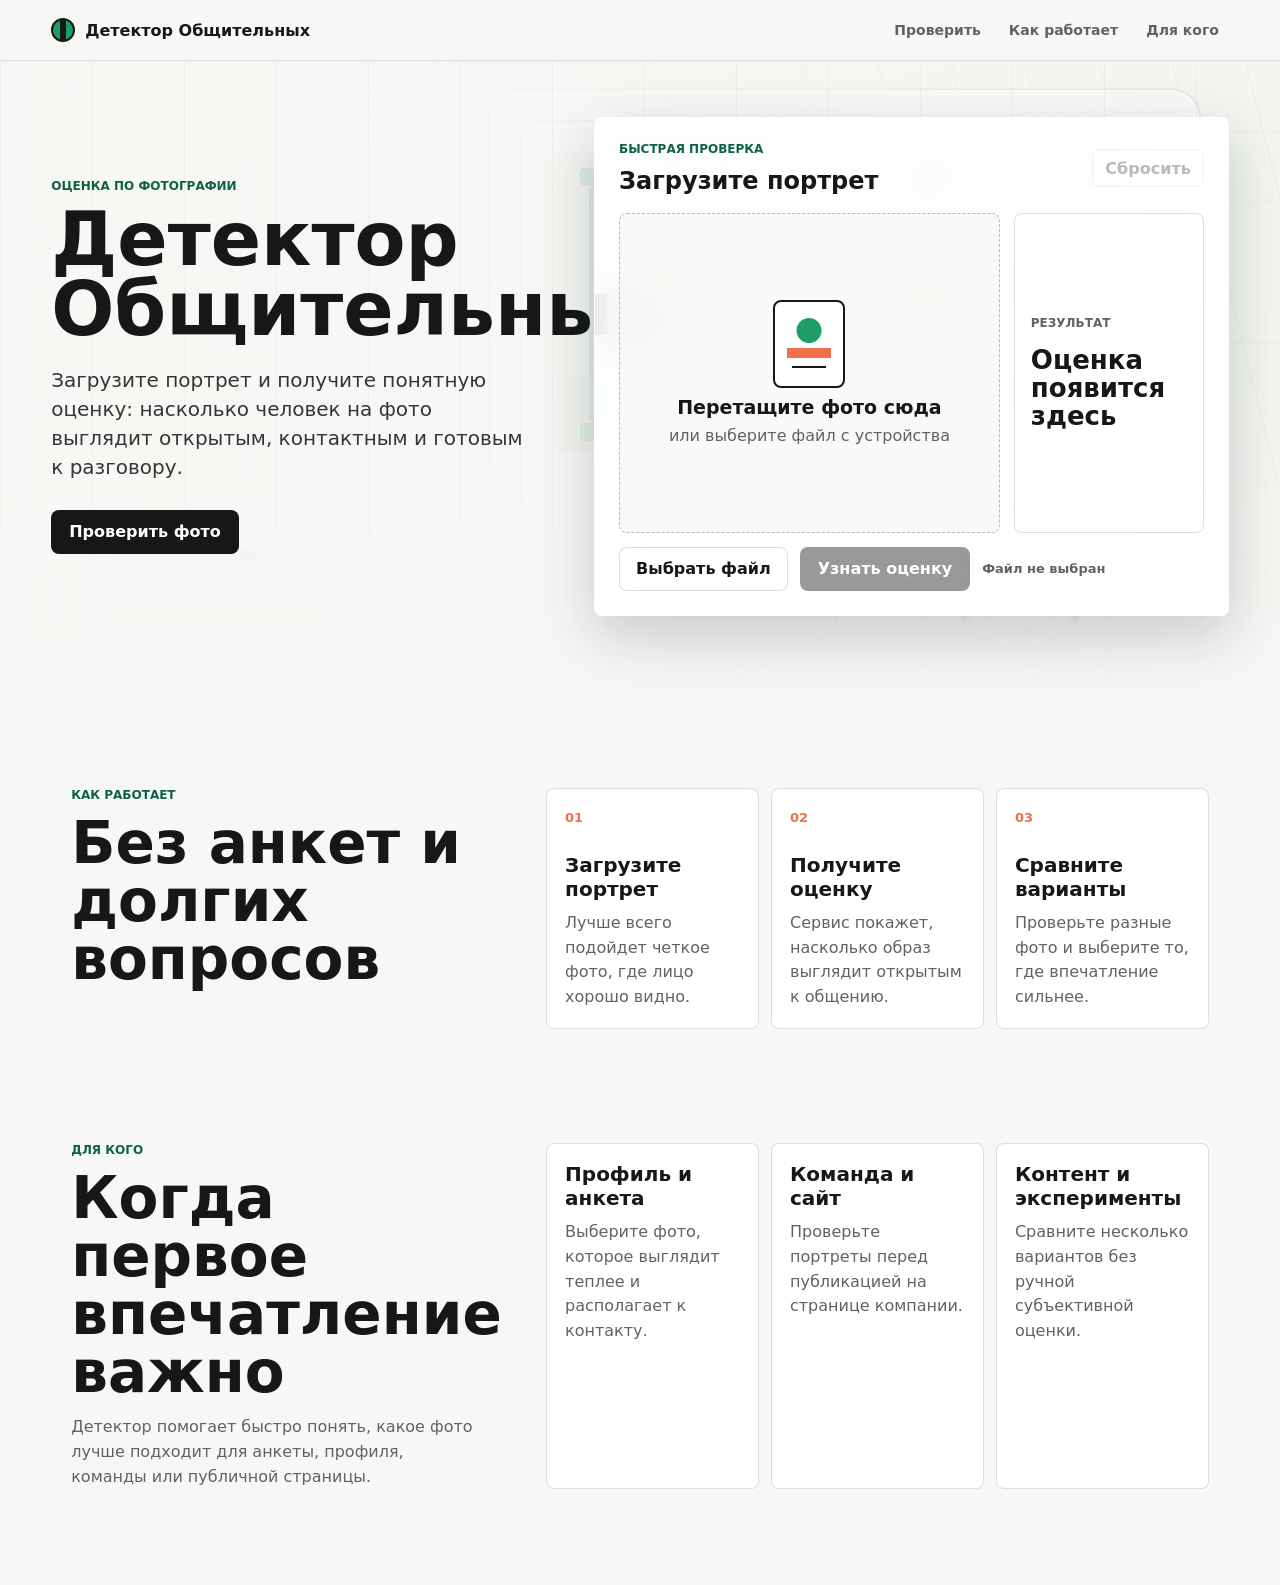
<file: static/index.html>
<!doctype html>
<html lang="ru">
  <head>
    <meta charset="utf-8" />
    <meta name="viewport" content="width=device-width, initial-scale=1" />
    <title>Детектор Общительных</title>
    <meta
      name="description"
      content="Сервис, который по фотографии помогает оценить, насколько человек выглядит открытым к общению."
    />
    <link rel="preload" href="/static/assets/hero-interface.png" as="image" />
    <link rel="stylesheet" href="/static/styles.css" />
  </head>
  <body>
    <header class="topbar">
      <a class="brand" href="#analyzer" aria-label="Детектор Общительных">
        <span class="brand-mark" aria-hidden="true"></span>
        <span>Детектор Общительных</span>
      </a>
      <nav class="nav" aria-label="Навигация">
        <a href="#analyzer">Проверить</a>
        <a href="#how">Как работает</a>
        <a href="#scenarios">Для кого</a>
      </nav>
    </header>

    <main>
      <section class="hero" id="top">
        <div class="hero-overlay" aria-hidden="true"></div>
        <div class="hero-inner">
          <div class="intro">
            <p class="eyebrow">оценка по фотографии</p>
            <h1>Детектор Общительных</h1>
            <p class="lead">
              Загрузите портрет и получите понятную оценку: насколько человек
              на фото выглядит открытым, контактным и готовым к разговору.
            </p>
            <div class="intro-row">
              <a class="primary-link" href="#analyzer">Проверить фото</a>
            </div>
          </div>

          <section class="analyzer" id="analyzer" aria-label="Проверка фотографии">
            <div class="analyzer-head">
              <div>
                <p class="panel-kicker">быстрая проверка</p>
                <h2>Загрузите портрет</h2>
              </div>
              <button class="ghost-button" id="resetButton" type="button" disabled>
                Сбросить
              </button>
            </div>

            <div class="upload-grid">
              <div class="drop-zone" id="dropZone">
                <input
                  id="fileInput"
                  type="file"
                  accept="image/jpeg,image/png,image/webp"
                  aria-label="Фото для проверки"
                />
                <canvas id="previewCanvas" width="880" height="640" hidden></canvas>
                <div class="empty-state" id="emptyState">
                  <div class="empty-icon" aria-hidden="true"></div>
                  <strong>Перетащите фото сюда</strong>
                  <span>или выберите файл с устройства</span>
                </div>
              </div>

              <aside class="result-panel" aria-live="polite">
                <div class="result-empty" id="resultEmpty">
                  <span class="result-label">Результат</span>
                  <strong>Оценка появится здесь</strong>
                </div>

                <div class="result-content" id="resultContent" hidden>
                  <div class="verdict-line">
                    <span class="result-label">Тип впечатления</span>
                    <strong id="labelText">-</strong>
                  </div>
                  <div class="score-ring" id="scoreRing" style="--score: 0">
                    <span id="scoreValue">0.00</span>
                  </div>
                  <dl class="metric-list">
                    <div>
                      <dt>Статус</dt>
                      <dd id="thresholdValue">-</dd>
                    </div>
                    <div>
                      <dt>Качество фото</dt>
                      <dd id="detectorValue">-</dd>
                    </div>
                    <div>
                      <dt>Скорость</dt>
                      <dd id="totalTiming">-</dd>
                    </div>
                  </dl>
                </div>

                <div class="message" id="messageBox" hidden></div>
              </aside>
            </div>

            <div class="control-row">
              <button class="secondary-button" id="pickButton" type="button">
                Выбрать файл
              </button>
              <button class="primary-button" id="submitButton" type="button" disabled>
                Узнать оценку
              </button>
              <span class="file-meta" id="fileMeta">Файл не выбран</span>
            </div>
          </section>
        </div>
      </section>

      <section class="info-band" id="how">
        <div class="section-copy">
          <p class="eyebrow">как работает</p>
          <h2>Без анкет и долгих вопросов</h2>
        </div>
        <div class="steps">
          <article class="step-card">
            <span>01</span>
            <h3>Загрузите портрет</h3>
            <p>Лучше всего подойдет четкое фото, где лицо хорошо видно.</p>
          </article>
          <article class="step-card">
            <span>02</span>
            <h3>Получите оценку</h3>
            <p>Сервис покажет, насколько образ выглядит открытым к общению.</p>
          </article>
          <article class="step-card">
            <span>03</span>
            <h3>Сравните варианты</h3>
            <p>Проверьте разные фото и выберите то, где впечатление сильнее.</p>
          </article>
        </div>
      </section>

      <section class="use-section" id="scenarios">
        <div class="section-copy">
          <p class="eyebrow">для кого</p>
          <h2>Когда первое впечатление важно</h2>
          <p>
            Детектор помогает быстро понять, какое фото лучше подходит для
            анкеты, профиля, команды или публичной страницы.
          </p>
        </div>
        <div class="scenario-list">
          <article class="scenario-card">
            <h3>Профиль и анкета</h3>
            <p>Выберите фото, которое выглядит теплее и располагает к контакту.</p>
          </article>
          <article class="scenario-card">
            <h3>Команда и сайт</h3>
            <p>Проверьте портреты перед публикацией на странице компании.</p>
          </article>
          <article class="scenario-card">
            <h3>Контент и эксперименты</h3>
            <p>Сравните несколько вариантов без ручной субъективной оценки.</p>
          </article>
        </div>
      </section>
    </main>

    <script src="/static/app.js" defer></script>
  </body>
</html>
</file>
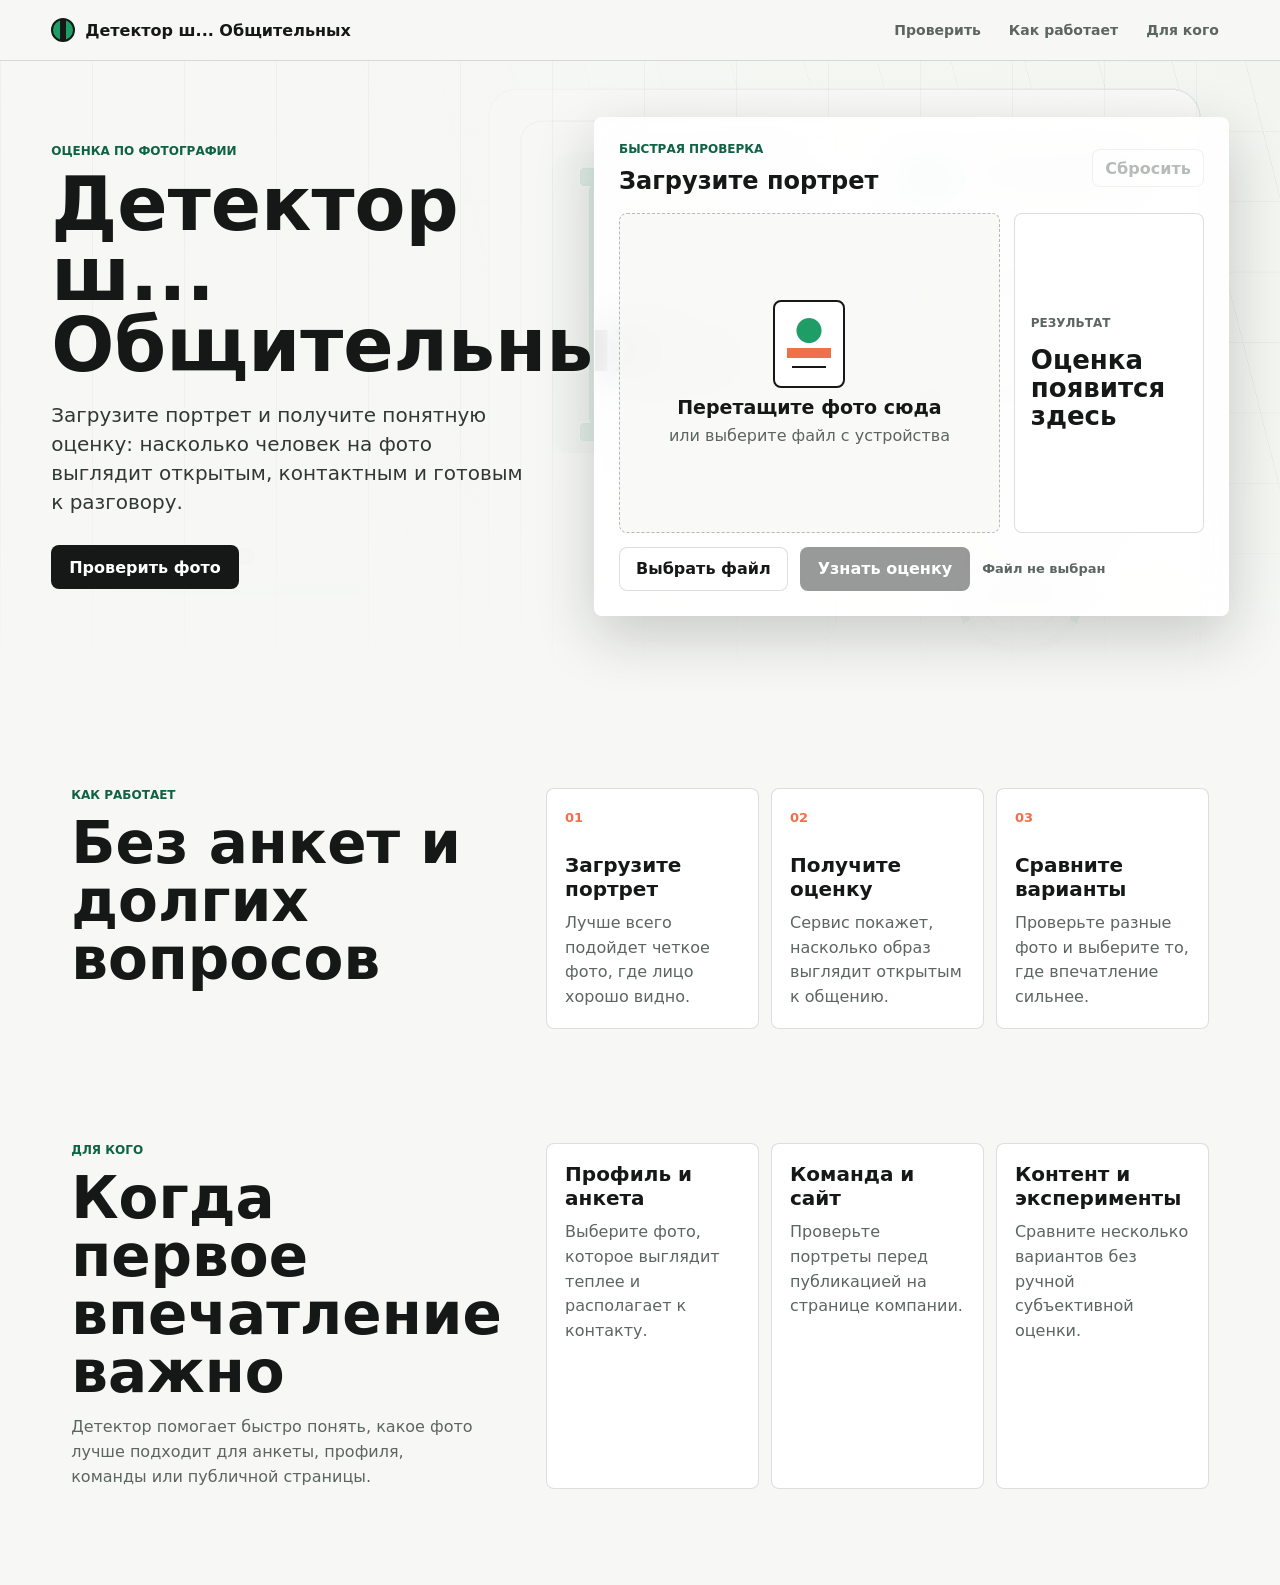
<file: frontend/static/index.html>
<!doctype html>
<html lang="ru">
  <head>
    <meta charset="utf-8" />
    <meta name="viewport" content="width=device-width, initial-scale=1" />
    <title>Детектор ш... Общительных</title>
    <meta
      name="description"
      content="Сервис, который по фотографии помогает оценить, насколько человек выглядит открытым к общению."
    />
    <link rel="icon" href="/static/assets/favicon.svg" type="image/svg+xml" />
    <link rel="preload" href="/static/assets/hero-interface.png" as="image" />
    <link rel="stylesheet" href="/static/styles.css?v=20260510-sociability-v5" />
  </head>
  <body>
    <header class="topbar">
      <a class="brand" href="#analyzer" aria-label="Детектор ш... Общительных">
        <span class="brand-mark" aria-hidden="true"></span>
        <span>Детектор ш... Общительных</span>
      </a>
      <nav class="nav" aria-label="Навигация">
        <a href="#analyzer">Проверить</a>
        <a href="#how">Как работает</a>
        <a href="#scenarios">Для кого</a>
      </nav>
    </header>

    <main>
      <section class="hero" id="top">
        <div class="hero-overlay" aria-hidden="true"></div>
        <div class="hero-inner">
          <div class="intro">
            <p class="eyebrow">оценка по фотографии</p>
            <h1>Детектор ш... Общительных</h1>
            <p class="lead">
              Загрузите портрет и получите понятную оценку: насколько человек
              на фото выглядит открытым, контактным и готовым к разговору.
            </p>
            <div class="intro-row">
              <a class="primary-link" href="#analyzer">Проверить фото</a>
            </div>
          </div>

          <section class="analyzer" id="analyzer" aria-label="Проверка фотографии">
            <div class="analyzer-head">
              <div>
                <p class="panel-kicker">быстрая проверка</p>
                <h2>Загрузите портрет</h2>
              </div>
              <button class="ghost-button" id="resetButton" type="button" disabled>
                Сбросить
              </button>
            </div>

            <div class="upload-grid">
              <div class="drop-zone" id="dropZone">
                <input
                  id="fileInput"
                  type="file"
                  accept="image/jpeg,image/png,image/webp"
                  aria-label="Фото для проверки"
                />
                <canvas id="previewCanvas" width="880" height="640" hidden></canvas>
                <div class="empty-state" id="emptyState">
                  <div class="empty-icon" aria-hidden="true"></div>
                  <strong>Перетащите фото сюда</strong>
                  <span>или выберите файл с устройства</span>
                </div>
              </div>

              <aside class="result-panel" aria-live="polite">
                <div class="result-empty" id="resultEmpty">
                  <span class="result-label">Результат</span>
                  <strong>Оценка появится здесь</strong>
                </div>

                <div class="result-content" id="resultContent" hidden>
                  <div class="verdict-line">
                    <span class="result-label">Общительность</span>
                    <strong id="labelText">-</strong>
                  </div>
                  <div class="score-ring" id="scoreRing" style="--score: 0">
                    <span class="score-value" id="scoreValue">0%</span>
                    <div class="strawberry-rain" id="strawberryRain" aria-hidden="true"></div>
                  </div>
                  <dl class="metric-list">
                    <div>
                      <dt>Статус</dt>
                      <dd id="thresholdValue">-</dd>
                    </div>
                    <div>
                      <dt>Качество фото</dt>
                      <dd id="detectorValue">-</dd>
                    </div>
                    <div>
                      <dt>Скорость</dt>
                      <dd id="totalTiming">-</dd>
                    </div>
                  </dl>
                </div>

                <div class="message" id="messageBox" hidden></div>
              </aside>
            </div>

            <div class="control-row">
              <button class="secondary-button" id="pickButton" type="button">
                Выбрать файл
              </button>
              <button class="primary-button" id="submitButton" type="button" disabled>
                Узнать оценку
              </button>
              <span class="file-meta" id="fileMeta">Файл не выбран</span>
            </div>
          </section>
        </div>
      </section>

      <section class="info-band" id="how">
        <div class="section-copy">
          <p class="eyebrow">как работает</p>
          <h2>Без анкет и долгих вопросов</h2>
        </div>
        <div class="steps">
          <article class="step-card">
            <span>01</span>
            <h3>Загрузите портрет</h3>
            <p>Лучше всего подойдет четкое фото, где лицо хорошо видно.</p>
          </article>
          <article class="step-card">
            <span>02</span>
            <h3>Получите оценку</h3>
            <p>Сервис покажет, насколько образ выглядит открытым к общению.</p>
          </article>
          <article class="step-card">
            <span>03</span>
            <h3>Сравните варианты</h3>
            <p>Проверьте разные фото и выберите то, где впечатление сильнее.</p>
          </article>
        </div>
      </section>

      <section class="use-section" id="scenarios">
        <div class="section-copy">
          <p class="eyebrow">для кого</p>
          <h2>Когда первое впечатление важно</h2>
          <p>
            Детектор помогает быстро понять, какое фото лучше подходит для
            анкеты, профиля, команды или публичной страницы.
          </p>
        </div>
        <div class="scenario-list">
          <article class="scenario-card">
            <h3>Профиль и анкета</h3>
            <p>Выберите фото, которое выглядит теплее и располагает к контакту.</p>
          </article>
          <article class="scenario-card">
            <h3>Команда и сайт</h3>
            <p>Проверьте портреты перед публикацией на странице компании.</p>
          </article>
          <article class="scenario-card">
            <h3>Контент и эксперименты</h3>
            <p>Сравните несколько вариантов без ручной субъективной оценки.</p>
          </article>
        </div>
      </section>
    </main>

    <script src="/static/app.js?v=20260510-sociability-v5" defer></script>
  </body>
</html>
</file>
<file: static/styles.css>
:root {
  color-scheme: light;
  --ink: #151817;
  --muted: #5c6561;
  --paper: #f7f8f5;
  --panel: rgba(255, 255, 255, 0.88);
  --line: rgba(21, 24, 23, 0.14);
  --green: #1f9d66;
  --green-dark: #106244;
  --coral: #ef704b;
  --amber: #e2b43c;
  --blue: #2f6fdd;
  --shadow: 0 20px 60px rgba(16, 22, 20, 0.2);
  --radius: 8px;
}

* {
  box-sizing: border-box;
}

[hidden] {
  display: none !important;
}

html {
  scroll-behavior: smooth;
}

body {
  margin: 0;
  min-width: 320px;
  color: var(--ink);
  background: var(--paper);
  font-family:
    Inter, ui-sans-serif, system-ui, -apple-system, BlinkMacSystemFont, "Segoe UI",
    sans-serif;
  letter-spacing: 0;
}

button,
input {
  font: inherit;
}

button,
a {
  -webkit-tap-highlight-color: transparent;
}

a {
  color: inherit;
  text-decoration: none;
}

.topbar {
  position: sticky;
  top: 0;
  z-index: 20;
  display: flex;
  align-items: center;
  justify-content: space-between;
  gap: 24px;
  padding: 14px clamp(18px, 4vw, 56px);
  background: rgba(247, 248, 245, 0.86);
  border-bottom: 1px solid var(--line);
  backdrop-filter: blur(18px);
}

.brand,
.nav {
  display: flex;
  align-items: center;
}

.brand {
  gap: 10px;
  font-weight: 800;
}

.brand-mark {
  width: 24px;
  height: 24px;
  border: 2px solid var(--ink);
  border-radius: 50%;
  background:
    radial-gradient(circle at 50% 42%, var(--ink) 0 12%, transparent 13%),
    linear-gradient(90deg, transparent 35%, var(--ink) 36% 64%, transparent 65%),
    linear-gradient(var(--green), var(--green));
}

.nav {
  gap: 8px;
}

.nav a {
  padding: 8px 10px;
  border-radius: 6px;
  color: var(--muted);
  font-size: 14px;
  font-weight: 650;
}

.nav a:hover,
.nav a:focus-visible {
  color: var(--ink);
  background: rgba(21, 24, 23, 0.06);
}

.hero {
  position: relative;
  overflow: hidden;
  padding: clamp(28px, 5vw, 56px) clamp(18px, 4vw, 56px) clamp(42px, 6vw, 76px);
  background:
    linear-gradient(90deg, rgba(247, 248, 245, 0.98) 0%, rgba(247, 248, 245, 0.9) 42%, rgba(247, 248, 245, 0.48) 100%),
    url("/static/assets/hero-interface.png") center / cover no-repeat;
}

.hero-overlay {
  position: absolute;
  inset: 0;
  pointer-events: none;
  background:
    linear-gradient(180deg, transparent 0%, rgba(247, 248, 245, 0.18) 62%, var(--paper) 100%),
    repeating-linear-gradient(90deg, rgba(21, 24, 23, 0.035) 0 1px, transparent 1px 92px);
}

.hero-inner {
  position: relative;
  z-index: 1;
  display: grid;
  grid-template-columns: minmax(280px, 0.86fr) minmax(480px, 1.14fr);
  gap: clamp(28px, 5vw, 64px);
  align-items: center;
  max-width: 1240px;
  margin: 0 auto;
}

.intro {
  max-width: 620px;
}

.eyebrow,
.panel-kicker {
  margin: 0 0 12px;
  color: var(--green-dark);
  font-size: 12px;
  font-weight: 850;
  letter-spacing: 0;
  text-transform: uppercase;
}

h1,
h2,
h3,
p {
  margin-top: 0;
}

h1 {
  max-width: 560px;
  margin-bottom: 20px;
  font-size: clamp(46px, 5.8vw, 78px);
  line-height: 0.95;
  letter-spacing: 0;
}

.lead {
  max-width: 560px;
  margin-bottom: 28px;
  color: #313834;
  font-size: 20px;
  line-height: 1.45;
}

.intro-row,
.control-row,
.analyzer-head,
.verdict-line {
  display: flex;
  align-items: center;
}

.intro-row,
.control-row {
  gap: 12px;
  flex-wrap: wrap;
}

.primary-link,
.primary-button,
.secondary-button,
.ghost-button {
  display: inline-flex;
  align-items: center;
  justify-content: center;
  min-height: 44px;
  border: 0;
  border-radius: 8px;
  cursor: pointer;
  font-weight: 800;
  letter-spacing: 0;
  transition:
    transform 0.18s ease,
    background 0.18s ease,
    color 0.18s ease,
    border-color 0.18s ease,
    opacity 0.18s ease;
}

.primary-link,
.primary-button {
  padding: 0 18px;
  color: #fff;
  background: var(--ink);
}

.primary-link:hover,
.primary-button:hover:not(:disabled),
.secondary-button:hover,
.ghost-button:hover:not(:disabled) {
  transform: translateY(-1px);
}

.primary-button:disabled,
.ghost-button:disabled {
  cursor: not-allowed;
  opacity: 0.44;
}

.secondary-button,
.ghost-button {
  background: #fff;
  color: var(--ink);
  border: 1px solid var(--line);
}

.secondary-button {
  padding: 0 16px;
}

.ghost-button {
  min-height: 38px;
  padding: 0 12px;
  color: var(--muted);
}

.analyzer {
  padding: clamp(16px, 2.2vw, 24px);
  background: var(--panel);
  border: 1px solid rgba(255, 255, 255, 0.64);
  border-radius: var(--radius);
  box-shadow: var(--shadow);
  backdrop-filter: blur(22px);
}

.analyzer-head {
  justify-content: space-between;
  gap: 18px;
  margin-bottom: 18px;
}

.analyzer h2 {
  margin: 0;
  font-size: 24px;
  line-height: 1.12;
}

.upload-grid {
  display: grid;
  grid-template-columns: minmax(220px, 1fr) minmax(190px, 0.42fr);
  gap: 14px;
}

.drop-zone {
  position: relative;
  display: grid;
  place-items: center;
  overflow: hidden;
  min-height: 320px;
  border: 1px dashed rgba(21, 24, 23, 0.28);
  border-radius: var(--radius);
  background: rgba(247, 248, 245, 0.76);
}

.drop-zone.is-dragging {
  border-color: var(--green);
  background: rgba(31, 157, 102, 0.08);
}

.drop-zone input {
  position: absolute;
  inset: 0;
  opacity: 0;
  cursor: pointer;
}

#previewCanvas {
  width: 100%;
  height: 100%;
  min-height: 320px;
  object-fit: contain;
  background: #eef1ea;
}

.empty-state {
  display: grid;
  place-items: center;
  gap: 8px;
  padding: 22px;
  text-align: center;
  pointer-events: none;
}

.empty-state strong {
  font-size: 19px;
}

.empty-state span,
.file-meta,
.result-label,
.metric-list dt,
.message {
  color: var(--muted);
}

.empty-icon {
  width: 72px;
  height: 88px;
  border: 2px solid var(--ink);
  border-radius: 8px;
  background:
    radial-gradient(circle at 50% 34%, var(--green) 0 12px, transparent 13px),
    linear-gradient(var(--coral), var(--coral)) center 62% / 44px 10px no-repeat,
    linear-gradient(var(--ink), var(--ink)) center 78% / 34px 2px no-repeat,
    #fff;
}

.result-panel {
  min-height: 320px;
  padding: 16px;
  background: #fff;
  border: 1px solid var(--line);
  border-radius: var(--radius);
}

.result-empty,
.result-content {
  display: grid;
  gap: 16px;
}

.result-empty {
  min-height: 100%;
  align-content: center;
}

.result-empty strong {
  font-size: 26px;
  line-height: 1.08;
}

.result-label {
  font-size: 12px;
  font-weight: 850;
  letter-spacing: 0;
  text-transform: uppercase;
}

.verdict-line {
  justify-content: space-between;
  gap: 12px;
}

.verdict-line strong {
  padding: 6px 10px;
  border-radius: 999px;
  color: #fff;
  background: var(--green);
  font-size: 13px;
  text-transform: capitalize;
}

.verdict-line strong.is-negative {
  background: var(--coral);
}

.score-ring {
  display: grid;
  place-items: center;
  width: min(170px, 100%);
  aspect-ratio: 1;
  margin: 0 auto;
  border-radius: 50%;
  background:
    radial-gradient(circle, #fff 0 56%, transparent 57%),
    conic-gradient(var(--green) calc(var(--score) * 1turn), rgba(21, 24, 23, 0.1) 0);
}

.score-ring span {
  font-size: 34px;
  font-weight: 900;
}

.metric-list {
  display: grid;
  gap: 8px;
  margin: 0;
}

.metric-list div {
  display: flex;
  align-items: baseline;
  justify-content: space-between;
  gap: 12px;
  padding: 9px 0;
  border-top: 1px solid var(--line);
}

.metric-list dt {
  font-size: 12px;
  font-weight: 750;
}

.metric-list dd {
  margin: 0;
  font-weight: 850;
}

.message {
  margin-top: 14px;
  padding: 12px;
  border-radius: var(--radius);
  background: rgba(239, 112, 75, 0.1);
  border: 1px solid rgba(239, 112, 75, 0.22);
  font-size: 14px;
  line-height: 1.4;
}

.message.is-ok {
  color: #225342;
  background: rgba(31, 157, 102, 0.1);
  border-color: rgba(31, 157, 102, 0.22);
}

.control-row {
  margin-top: 14px;
}

.file-meta {
  min-width: 0;
  overflow: hidden;
  text-overflow: ellipsis;
  white-space: nowrap;
  font-size: 13px;
  font-weight: 650;
}

.info-band,
.use-section {
  display: grid;
  grid-template-columns: minmax(220px, 0.62fr) minmax(280px, 1fr);
  gap: clamp(22px, 5vw, 72px);
  max-width: 1240px;
  margin: 0 auto;
  padding: clamp(46px, 8vw, 96px) clamp(18px, 4vw, 56px);
}

.section-copy h2 {
  margin-bottom: 14px;
  font-size: clamp(32px, 5vw, 58px);
  line-height: 1;
  letter-spacing: 0;
}

.section-copy p:not(.eyebrow) {
  margin-bottom: 0;
  color: var(--muted);
  line-height: 1.55;
}

.steps,
.scenario-list {
  display: grid;
  grid-template-columns: repeat(3, minmax(0, 1fr));
  gap: 12px;
}

.step-card,
.scenario-card {
  border: 1px solid var(--line);
  border-radius: var(--radius);
  background: #fff;
}

.step-card,
.scenario-card {
  padding: 18px;
}

.step-card span {
  display: inline-flex;
  margin-bottom: 28px;
  color: var(--coral);
  font-size: 13px;
  font-weight: 900;
}

.step-card h3 {
  margin-bottom: 10px;
  font-size: 20px;
}

.step-card p,
.scenario-card p {
  margin-bottom: 0;
  color: var(--muted);
  line-height: 1.55;
}

.scenario-card h3 {
  margin-bottom: 10px;
  font-size: 20px;
}

.use-section {
  padding-top: 18px;
}

@media (max-width: 1020px) {
  .hero {
    background-position: 62% center;
  }

  .hero-inner,
  .info-band,
  .use-section {
    grid-template-columns: 1fr;
  }

  .intro {
    max-width: 760px;
  }

  .lead {
    max-width: 700px;
  }
}

@media (max-width: 760px) {
  .topbar {
    padding: 12px 16px;
  }

  .brand span:last-child {
    max-width: 176px;
    overflow: hidden;
    text-overflow: ellipsis;
    white-space: nowrap;
  }

  .nav {
    display: none;
  }

  .hero {
    padding: 28px 14px;
    background:
      linear-gradient(180deg, rgba(247, 248, 245, 0.96) 0%, rgba(247, 248, 245, 0.78) 62%, rgba(247, 248, 245, 0.94) 100%),
      url("/static/assets/hero-interface.png") center top / cover no-repeat;
  }

  h1 {
    font-size: 46px;
  }

  .lead {
    margin-bottom: 20px;
    font-size: 17px;
  }

  .upload-grid {
    grid-template-columns: 1fr;
  }

  .drop-zone,
  #previewCanvas,
  .result-panel {
    min-height: 260px;
  }

  .result-panel {
    min-height: auto;
  }

  .control-row {
    display: grid;
    grid-template-columns: 1fr 1fr;
  }

  .file-meta {
    grid-column: 1 / -1;
  }

  .steps,
  .scenario-list {
    grid-template-columns: 1fr;
  }
}

@media (max-width: 430px) {
  .analyzer {
    padding: 12px;
  }

  .analyzer-head {
    align-items: flex-start;
  }

  .primary-button,
  .secondary-button {
    width: 100%;
    padding: 0 10px;
  }

  .score-ring span {
    font-size: 30px;
  }
}
</file>
